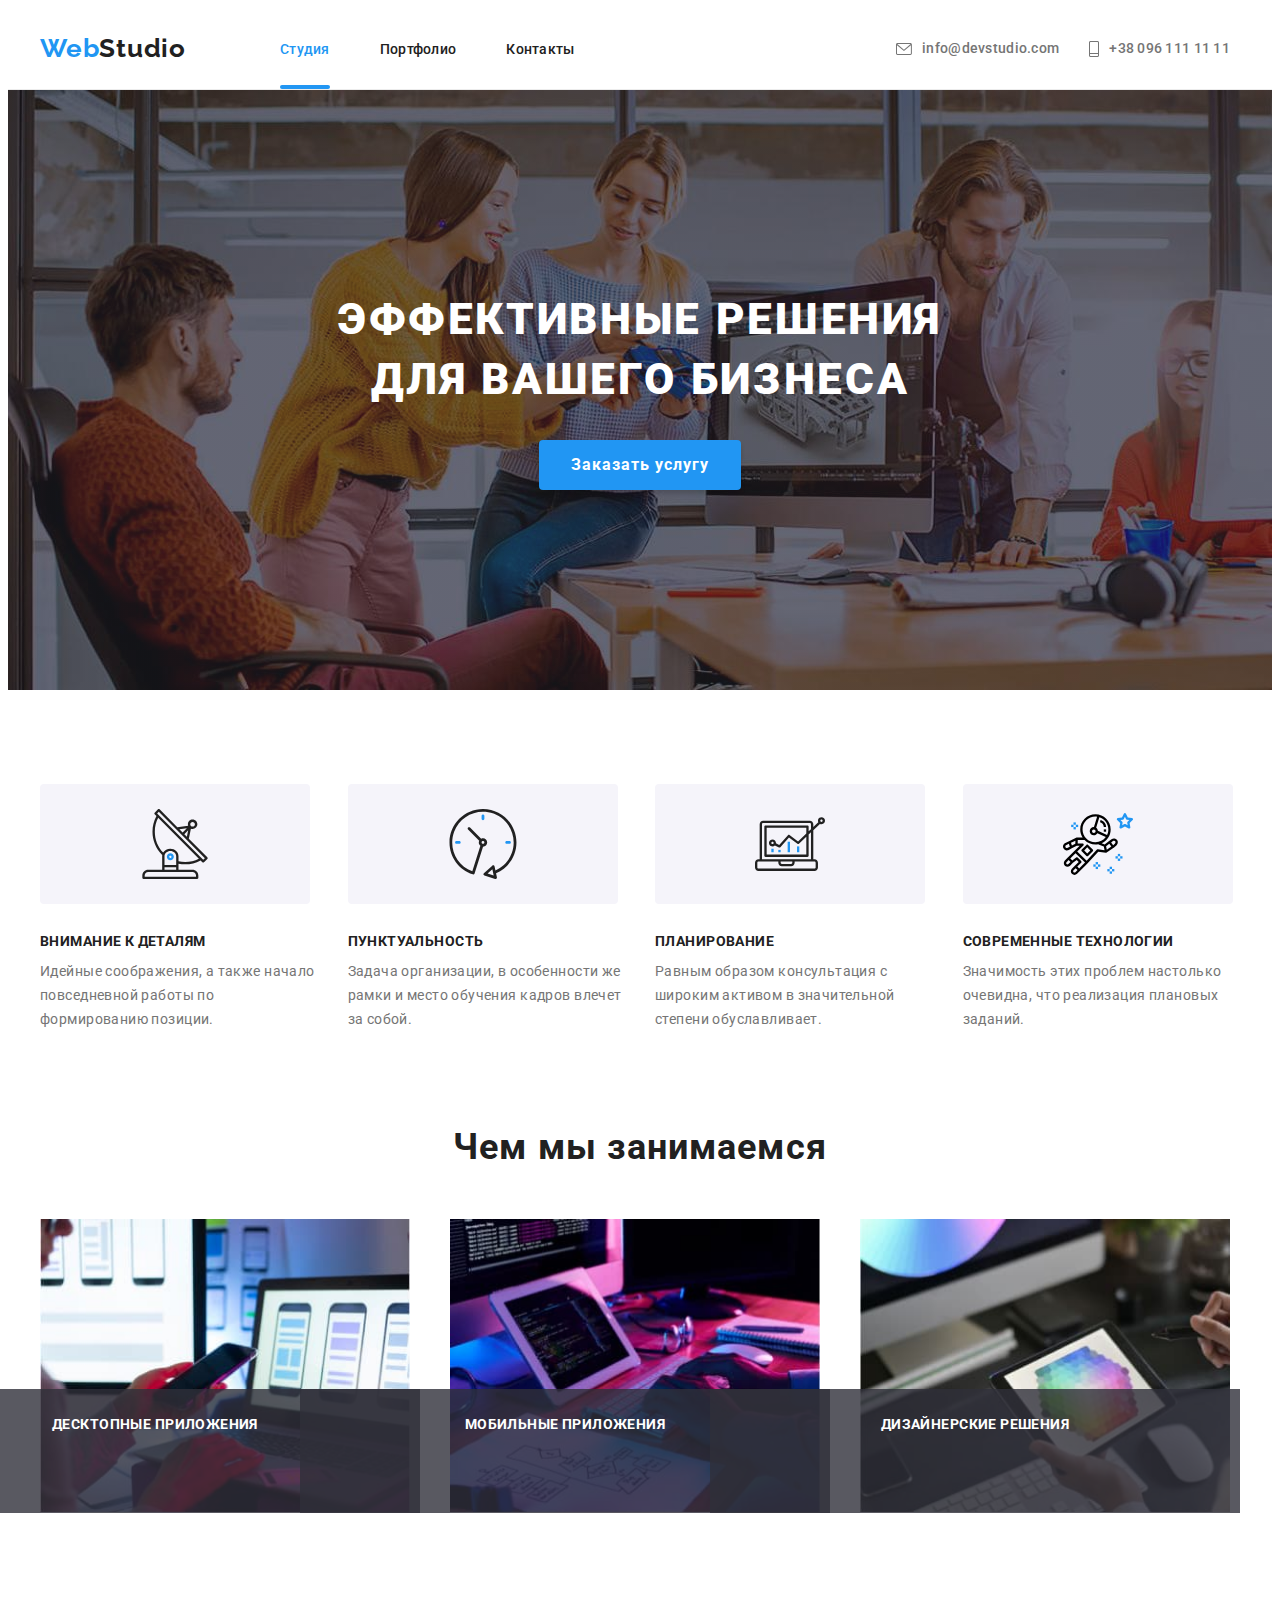
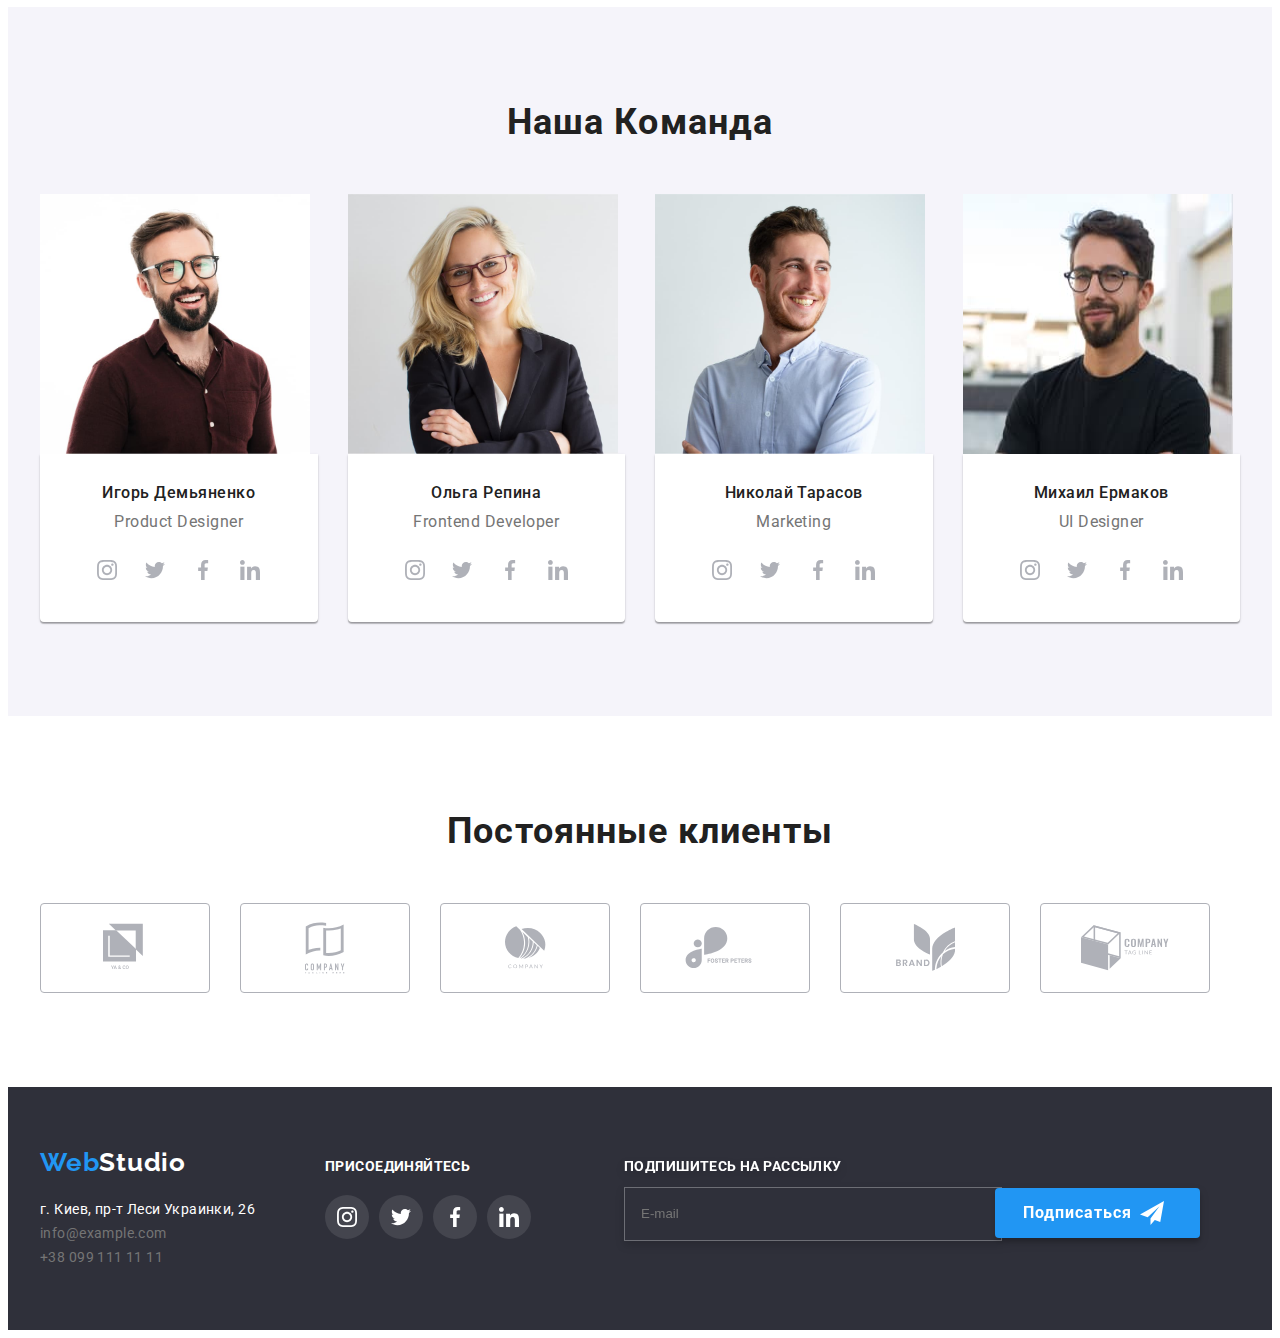
<file: index.html>
<!DOCTYPE html>
<html lang="ru">

<head>
    <link
        href="https://fonts.googleapis.com/css2?family=Raleway:wght@700&family=Roboto:wght@400;500;700;900&display=swap"
        rel="stylesheet">
    <meta charset="UTF-8">
    <link rel="stylesheet" href="https://cdnjs.cloudflare.com/ajax/libs/modern-normalize/1.0.0/modern-normalize.min.css"
        integrity="sha512-ISS7cAi1PEhQ8jnbJpJZMd29NlhNj4AWYyLOSp2CE/CsHxTCu+r+t0D2yoJudVrd0/8fTVPUVDzY5Tvli75u/g=="
        crossorigin="anonymous" />
    <meta http-equiv="X-UA-Compatible" content="IE=edge">
    <meta name="viewport" content="width=device-width, initial-scale=1.0">
    <link rel="stylesheet" href="./css/main.min.css">
    <title>Веб-Студия</title>
</head>

<body>
            <header class="header">
                <div class="container header__container">
                    <nav class="navigation link">
                        <a class="logo link" href="./index.html" lang="en">
                            Web<span class="logo_light-theme ">Studio</span>
                        </a>
                        <ul class="menu link list">
                            <li class="menu__item">
                                <a class="menu__link menu__link_current link" href="./index.html">Студия</a>
                            </li>
                            <li class="menu__item">
                                <a class="menu__link link" href="./portfolio.html">Портфолио</a>
                            </li>
                            <li class="menu__item">
                                <a class="menu__link link" href="">Контакты</a>
                            </li>
                        </ul>
                    </nav>
                    <ul class="contact-list list">
                            <li class="contact-list__item">
                                <a class="contact-list__link link" href="mailto:info@devstudio.com">
                                    <svg class="contact-list__icon" width="16" height="12">
                                        <use href="./images/sprite.svg#icon-envelope"></use>
                                    </svg>info@devstudio.com</a>
                            </li>
                            <li class="contact-list__item">
                                <a class="contact-list__link link " href="tel:+380961111111">
                                    <svg class="contact-list__icon" width="10" height="16">
                                        <use href="./images/sprite.svg#icon-Vector"></use>
                                    </svg>+38 096 111 11 11</a>
                            </li>
                        </ul>
                 </div>
            </header>
    <main>
        <!-- Hero -->
        <section class="hero">
            <div class="container hero__container">
                <h1 class="hero__title">Эффективные решения <br> для вашего бизнеса</h1>
                <button class="modal-btn" type="button" data-modal-open>Заказать услугу</button>
          </div>
       </section>
       <!-- FEATURES -->
        <section class="features">
            <div class="container features__container">
        <ul class="features-list list ">
            <li class="features-list__item">
                <div class="features-list__icon">
                    <svg width="70" height="70">
                        <use href="./images/sprite.svg#icon-antenna-1"></use>
                    </svg>
                </div>                
                <h3 class="features-list__title">Внимание к деталям</h3>
                <p class="features-list__text">Идейные соображения, а также начало повседневной
                    работы по формированию позиции.</p>        
            </li>
            <li class="features-list__item">
                <div class="features-list__icon">
                    <svg width="70" height="70">
                        <use href="./images/sprite.svg#icon-clock-1"></use>
                    </svg>
                </div>               
                <h3 class="features-list__title">Пунктуальность</h3>
                <p class="features-list__text">
                    Задача организации, в особенности же рамки и место обучения кадров влечет за собой.
                </p>        
            </li>
            <li class="features-list__item">
                <div class="features-list__icon">
                    <svg width="70" height="70">
                        <use href="./images/sprite.svg#icon-diagram-1"></use>
                    </svg>
                </div>                
                <h3 class="features-list__title">Планирование</h3>
                <p class="features-list__text">
                    Равным образом консультация с широким активом в значительной степени обуславливает.
                </p>        
            </li>
            <li class="features-list__item">
                <div class="features-list__icon">
                    <svg width="70" height="70">
                        <use href="./images/sprite.svg#icon-astronaut-1"></use>
                    </svg>
                </div>
                <h3 class="features-list__title">Современные технологии</h3>
                <p class="features-list__text">
                    Значимость этих проблем настолько очевидна, что реализация плановых заданий.
                </p>
             </li>
        </ul>
            </div>
        </section>
        <!-- WHAT_ARE_WE_DOING -->
        <section class="section link">
            <div class="container">
                <h2 class="subtitle">Чем мы занимаемся</h2>
                <ul class="services-list list">
                    <li class="services-list__item">
                        <div class="services-list__wrapper">
                        <img src="./images/what_are_we_doing/job1.jpg" alt="пример_работы" width="370" height="294">
                            <p class="services-list__title">Десктопные приложения</p>
                         </div>
                        </li>
                    <li class="services-list__item">
                         <div class="services-list__wrapper">
                            <img src="./images/what_are_we_doing/job2.jpg" alt="пример_работы" width="370" height="294">
                            <p class="services-list__title">Мобильные приложения</p>
                        </div>
                        </li>
                    <li class="services-list__item">
                        <div class="services-list__wrapper">
                            <img src="./images/what_are_we_doing/job3.jpg" alt="пример_работы" width="370" height="294">
                            <p class="services-list__title">Дизайнерские решения</p>
                        </div>
                    </li>
                </ul>
            </div>
        </section>
        <!-- TEAM -->
        <section class="team">
            <div class="container">
          <h2 class="subtitle">Наша Команда</h2>
           <ul class="team-list list">
                    <li class="team-list__item">
                        <img src="./images/team/team1.jpg" alt="Член_команды" width="270" height="260">
                        <div class="team-list__wrapper">
                        <h3 class="team-list__name">
                            Игорь Демьяненко
                        </h3>
                         <p lang="en" class="team-list__profession">Product Designer</p>
                        <ul class="team-list__icon-list list ">
                            <li>
                                <a href="" class="team-list__icon-link link list">
                                    <svg class="team-list__icon" width="20" height="20">
                                        <use href="./images/sprite.svg#icon-instagram"></use>
                                    </svg></a>
                            </li>
                            <li>
                                <a href="" class="team-list__icon-link link list">
                                    <svg class="team-list__icon" width="20" height="20">
                                        <use href="./images/sprite.svg#icon-twitter"></use>
                                    </svg></a>
                            </li>
                            <li>
                                <a href="" class="team-list__icon-link link list">
                                    <svg class="team-list__icon" width="20" height="20">
                                        <use href="./images/sprite.svg#icon-facebook"></use>
                                    </svg></a>
                            </li>
                            <li>
                                <a href="" class="team-list__icon-link link list">
                                    <svg class="team-list__icon" width="20" height="20">
                                        <use href="./images/sprite.svg#icon-linkedin"></use>
                                    </svg></a>
                            </li>
                        </ul>
                        </div>
                    </li>
                    <li class="team-list__item">
                        <img src="images/team/team2.jpg" alt="Член_команды" width="270" height="260">
                        <div class="team-list__wrapper">
                            <h3 class="team-list__name">
                                Ольга Репина
                            </h3>
                            <p lang="en" class="team-list__profession">Frontend Developer</p>
                        <ul class="team-list__icon-list list ">
                            <li>
                                <a href="" class="team-list__icon-link link list">
                                    <svg class="team-list__icon" width="20" height="20">
                                        <use href="./images/sprite.svg#icon-instagram"></use>
                                    </svg></a>
                            </li>
                            <li>
                                <a href="" class="team-list__icon-link link list">
                                    <svg class="team-list__icon" width="20" height="20">
                                        <use href="./images/sprite.svg#icon-twitter"></use>
                                    </svg></a>
                            </li>
                            <li>
                                <a href="" class="team-list__icon-link link list">
                                    <svg class="team-list__icon" width="20" height="20">
                                        <use href="./images/sprite.svg#icon-facebook"></use>
                                    </svg></a>
                            </li>
                            <li>
                                <a href="" class="team-list__icon-link link list">
                                    <svg class="team-list__icon" width="20" height="20">
                                        <use href="./images/sprite.svg#icon-linkedin"></use>
                                    </svg></a>
                            </li>
                        </ul>
                        </div>
                    </li>
                    <li class="team-list__item">
                        <img src="./images/team/team3.jpg" alt="Член_команды" width="270" height="260">
                        <div class="team-list__wrapper">
                            <h3 class="team-list__name">
                                Николай Тарасов
                            </h3>
                            <p lang="en" class="team-list__profession">Marketing</p>
                    <ul class="team-list__icon-list list ">
                        <li>
                            <a href="" class="team-list__icon-link link list">
                                <svg class="team-list__icon" width="20" height="20">
                                    <use href="./images/sprite.svg#icon-instagram"></use>
                                </svg></a>
                        </li>
                        <li>
                            <a href="" class="team-list__icon-link link list">
                                <svg class="team-list__icon" width="20" height="20">
                                    <use href="./images/sprite.svg#icon-twitter"></use>
                                </svg></a>
                        </li>
                        <li>
                            <a href="" class="team-list__icon-link link list">
                                <svg class="team-list__icon" width="20" height="20">
                                    <use href="./images/sprite.svg#icon-facebook"></use>
                                </svg></a>
                        </li>
                        <li>
                            <a href="" class="team-list__icon-link link list">
                                <svg class="team-list__icon" width="20" height="20">
                                    <use href="./images/sprite.svg#icon-linkedin"></use>
                                </svg></a>
                        </li>
                    </ul>
                        </div>
                    </li>
                    <li class="team-list__item">
                        <img src="./images/team/team4.jpg" alt="Член_команды" width="270" height="260">
                        <div class="team-list__wrapper">
                            <h3 class="team-list__name">
                                Михаил Ермаков
                            </h3>
                            <p class="team-list__profession">UI Designer</p>
                        <ul class="team-list__icon-list list ">
                            <li>
                                <a href="" class="team-list__icon-link link list">
                                    <svg class="team-list__icon" width="20" height="20">
                                        <use href="./images/sprite.svg#icon-instagram"></use>
                                    </svg></a>
                            </li>
                            <li>
                                <a href="" class="team-list__icon-link link list">
                                    <svg class="team-list__icon" width="20" height="20">
                                        <use href="./images/sprite.svg#icon-twitter"></use>
                                    </svg></a>
                            </li>
                            <li>
                                <a href="" class="team-list__icon-link link list">
                                    <svg class="team-list__icon" width="20" height="20">
                                        <use href="./images/sprite.svg#icon-facebook"></use>
                                    </svg></a>
                            </li>
                            <li>
                                <a href="" class="team-list__icon-link link list">
                                    <svg class="team-list__icon" width="20" height="20">
                                        <use href="./images/sprite.svg#icon-linkedin"></use>
                                    </svg></a>
                            </li>
                        </ul>
                        </div>
                    </li>
                   </ul>
            </div>           
        </section>
        <!-- clients -->
        <section class="clients">
            <h2 class="subtitle">Постоянные клиенты</h2>
            <div class="container">
                <ul class="clients-list">
                    <li class="clients-list__item">
                        <a href="" class="clients-list__link list link">
                            <svg class="clients-list__icon" width="44" height="50">
                                <use
                                href="./images/sprite.svg#icon-logo-1">
                                </use>
                            </svg>
                        </a>
                    </li>
                    <li class="clients-list__item">
                        <a href="" class="clients-list__link link">
                            <svg class="clients-list__icon" width="40" height="52">
                                <use
                                href="./images/sprite.svg#icon-logo-2">
                                </use>
                            </svg>
                        </a>
                    </li>
                    <li class="clients-list__item">
                        <a href="" class="clients-list__link link">
                            <svg class="clients-list__icon" width="41" height="43">
                                <use
                                href="./images/sprite.svg#icon-logo-3">
                                </use>
                            </svg>
                        </a>
                    </li>
                    <li class="clients-list__item">
                        <a href="" class="clients-list__link link">
                            <svg class="clients-list__icon" width="80" height="42">
                                <use
                                href="./images/sprite.svg#icon-logo-4">
                                </use>
                            </svg>
                        </a>
                    </li>
                    <li class="clients-list__item">
                        <a href="" class="clients-list__link link">
                            <svg class="clients-list__icon" width="59" height="47">
                                <use href="./images/sprite.svg#icon-logo-5">
                                </use>
                            </svg>
                        </a>
                    </li>
                    <li class="clients-list__item">
                        <a href="" class="clients-list__link link">
                            <svg class="clients-list__icon" width="88" height="46">
                                <use href="./images/sprite.svg#icon-Object">
                                </use>
                            </svg>
                        </a>
                    </li>
                </ul>
             </div>
        </section>
    </main>
        <footer class="footer">
            <div class="container footer__container">
                <div class="footer-wrapper">
                    <a class="logo  link" href="./index.html" lang="en">Web<span class="logo_dark-theme">Studio</span> </a>
                    <address class="address">
                        <ul class="footer-list list">
                            <li class="footer-list__item">
                                <a class="footer-list__location link" href="https://goo.gl/maps/CNWoaTKzeVFjFcxj6" target="_blank"
                                    rel="noopener noreferrer">г. Киев, пр-т Леси Украинки, 26</a>
                            </li>
                            <li class="footer-list__item">
                                <a class="footer-list__contacts link" href="mailto:info@example.com">info@example.com</a>
                            </li>
                            <li class="footer-list__item">
                                <a class="footer-list__contacts link" href="tel:+380991111111">+38 099 111 11 11</a>
                            </li>
                        </ul>
                    </address>
                </div>
                <div class="footer-social-wrapper">
                    <p class="footer-social-wrapper__title">Присоединяйтесь</p>
                    <ul class="footer-social-list list">
                        <li class="footer-social-list__item">
                            <a href="" class="footer-social-list__link">
                                <svg width="20" height="20">
                                    <use href="./images/sprite.svg#icon-instagram"></use>
                                </svg>
                            </a>
                        </li>
                        <li class="footer-social-list__item">
                            <a href="" class="footer-social-list__link">
                                <svg width="20" height="20">
                                    <use href="./images/sprite.svg#icon-twitter"></use>
                                </svg>
                            </a>
                        </li>
                        <li class="footer-social-list__item">
                            <a href="" class="footer-social-list__link">
                                <svg width="20" height="20">
                                    <use href="./images/sprite.svg#icon-facebook"></use>
                                </svg>
                            </a>
                        </li>
                        <li class="footer-social-list__item">
                            <a href="" class="footer-social-list__link">
                                <svg width="20" height="20">
                                    <use href="./images/sprite.svg#icon-linkedin"></use>
                                </svg>
                            </a>
                        </li>
                    </ul>
                </div>
                <div class="footer-form">
                    <form action="#" class="footer-form__wrapper">
                        <label class="footer-form__field" >
                            <b class="footer-form__title">Подпишитесь на рассылку</b>
                                <input type="email" name="footer-mail" class="footer-form__input" required placeholder="E-mail">
                        </label>
                        <button class="footer-form__btn" type="submit">Подписаться
                            <svg class="footer-form__icon" width="24" height="24">
                                <use href="./images/sprite.svg#icon-send"></use>
                            </svg>
                        </button>
                    </form>
                   </div>
            </div>
        </footer>
        <div class="backdrop is-hidden" data-modal>
            <div class="modal">
                <b class="modal__title">Оставьте свои данные, мы вам перезвоним</b>
                <button type="button" class="modal__close-btn" data-modal-close>
                    <svg class="modal__close-icon" width="18" height="18">
                        <use href="./images/sprite.svg#icon-close"></use>
                    </svg>
                </button>
                <form action="#" class="modal-form">
                        <label class="modal-form__field">
                            Имя
                            <span class="modal-form__wrapper">
                            <input type="text" name="user-name" class="modal-form__input" required minlength="2">
                            <svg class="modal-form__icon" width="18" height="18">
                                <use href="./images/sprite.svg#icon-person"></use>
                            </svg>
                            </span>
                        </label>
                       <label class="modal-form__field">
                        Телефон
                        <span class="modal-form__wrapper">
                            <input type="tel" name="user-phone" class="modal-form__input" required pattern="[0-9]{3}-[0-9]{3}-[0-9]{2}-[0-9]{2}"
                                title="096-111-11-11">
                            <svg class="modal-form__icon" width="18" height="18">
                                <use href="./images/sprite.svg#icon-phone"></use>
                            </svg>
                        </span>
                    </label>
                       <label class="modal-form__field">
                        Почта
                        <span class="modal-form__wrapper">
                        <input type="email" name="user-mail" class="modal-form__input" required>
                        <svg class="modal-form__icon" width="18" height="18">
                            <use href="./images/sprite.svg#icon-email"></use>
                        </svg>
                        </span>
                    </label>
                <label class="modal-form__field">
                    Сообщение
                    <textarea name="user-message" class="modal-form__message" placeholder="Введите текст"></textarea>
                </label>
                <input type="checkbox" id="user-term" name="user-term" class="modal-form__term  visually-hidden" required>
                <label for="user-term" class="modal-form__check-desk" >Соглашаюсь с рассылкой и принимаю&nbsp;
                    <a class="modal-form__check-desk-wrapper" href="">Условия договора</a></label>
                <button type="submit" class="modal-form__btn">Отправить</button>
                </form>
            </div>
        </div>
        <script src="./js/modal.js"></script>
</body>

</html>
</file>
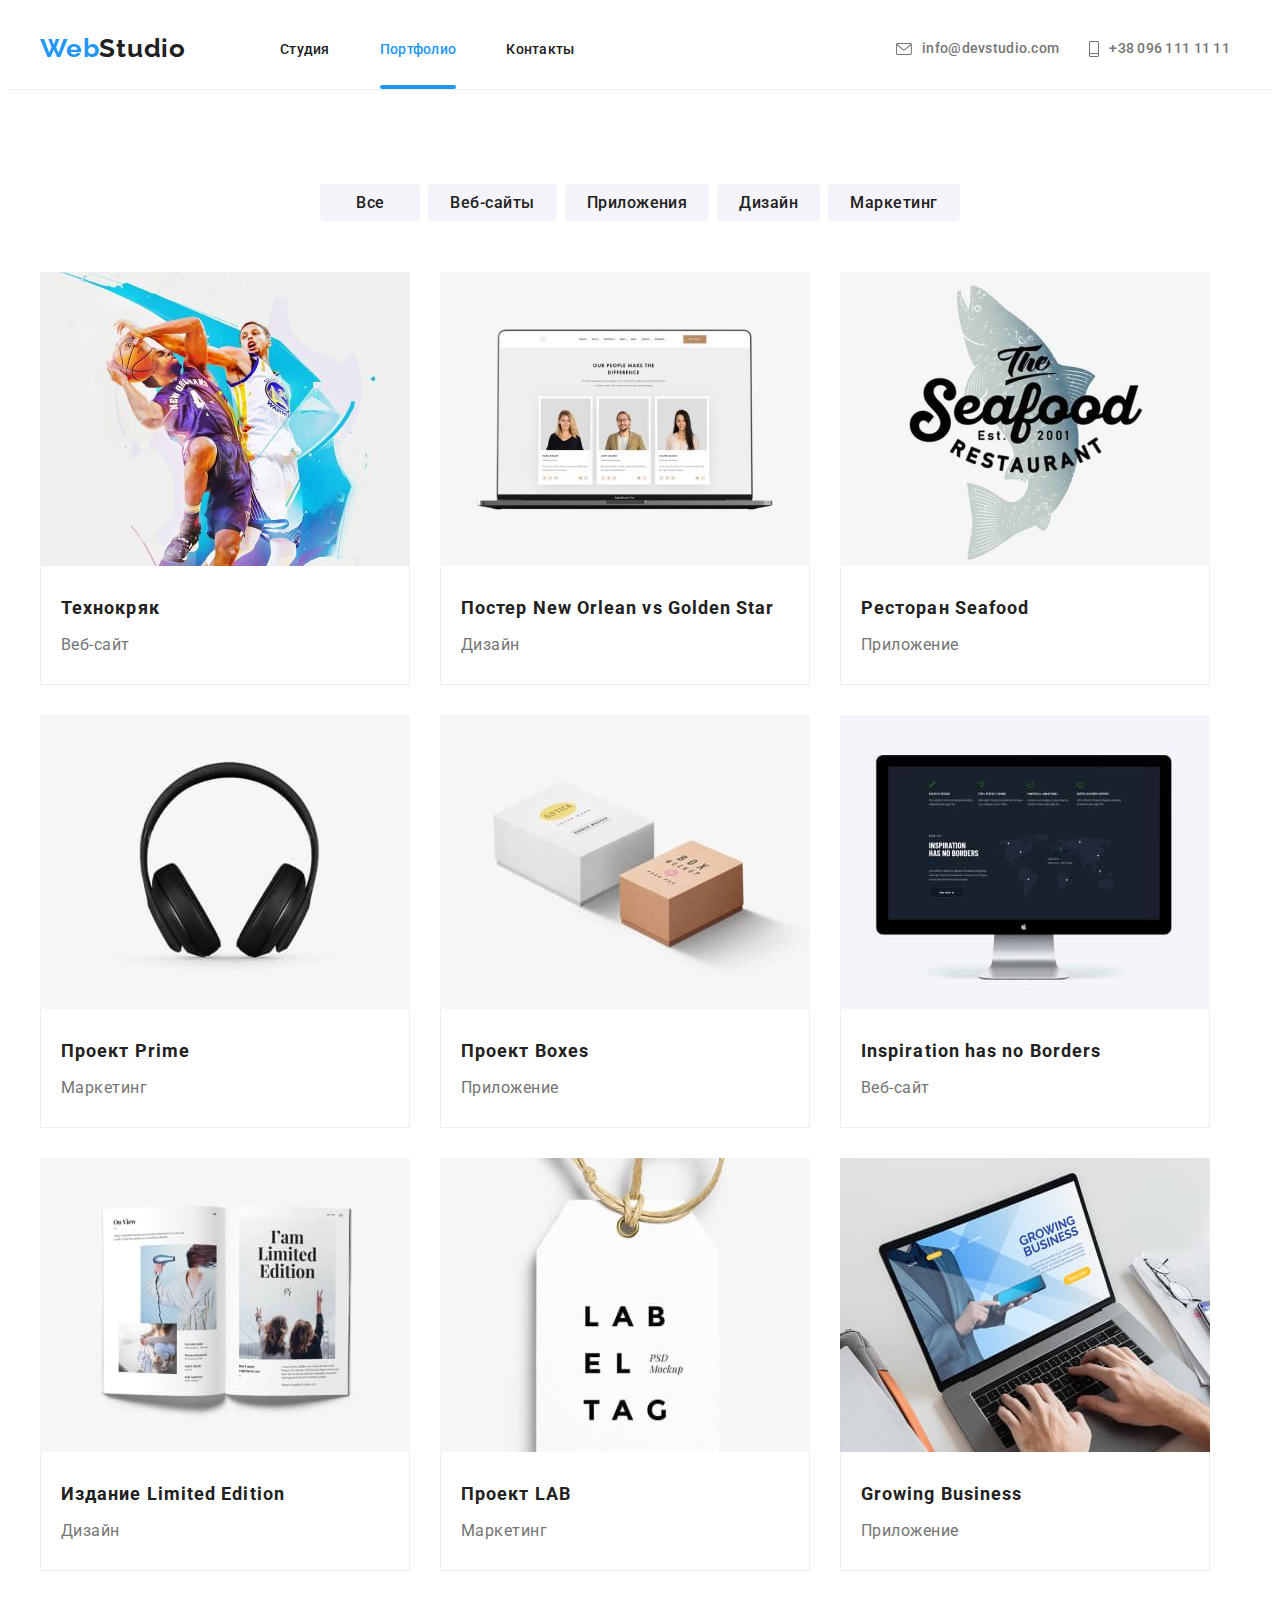
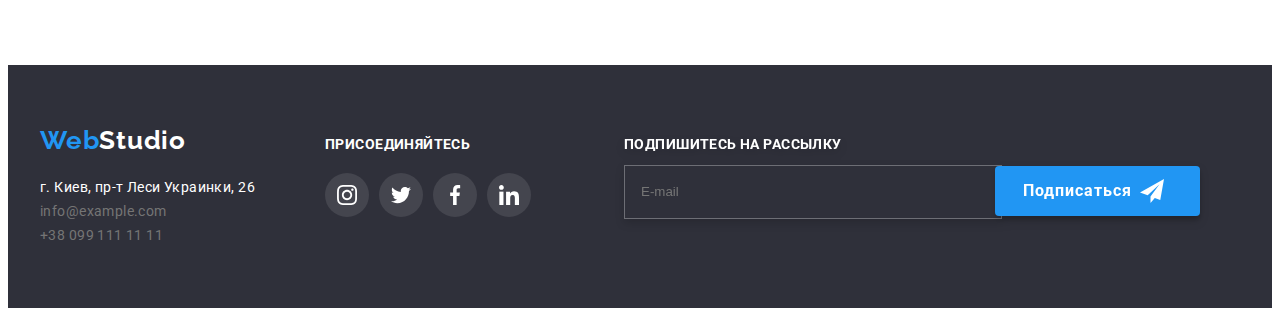
<file: portfolio.html>
<!DOCTYPE html>
<html lang="en">
<head>
    <link rel="stylesheet" href="https://cdnjs.cloudflare.com/ajax/libs/modern-normalize/1.0.0/modern-normalize.min.css"
        integrity="sha512-ISS7cAi1PEhQ8jnbJpJZMd29NlhNj4AWYyLOSp2CE/CsHxTCu+r+t0D2yoJudVrd0/8fTVPUVDzY5Tvli75u/g=="
        crossorigin="anonymous" />
        <link rel="preconnect" href="https://fonts.gstatic.com">
    <link href="https://fonts.googleapis.com/css2?family=Raleway:wght@700&family=Roboto:wght@400;500;700;900&display=swap"
        rel="stylesheet">
       <link rel="stylesheet" href="./css/main.min.css">
    
    <meta charset="UTF-8">
    <meta http-equiv="X-UA-Compatible" content="IE=edge">
    <meta name="viewport" content="width=device-width, initial-scale=1.0">
    <title>Portfolio</title>
       </head>
        <body>
            <header class="header">
                <div class="container header__container">
                    <nav class="navigation link">
                        <a class="logo link" href="./index.html" lang="en">
                            Web<span class="logo_light-theme ">Studio</span>
                        </a>
                        <ul class="menu link list">
                            <li class="menu__item">
                                <a class="menu__link" href="./index.html">Студия</a>
                            </li>
                            <li class="menu__item">
                                <a class="menu__link menu__link_current link" href="./portfolio.html">Портфолио</a>
                            </li>
                            <li class="menu__item">
                                <a class="menu__link link" href="">Контакты</a>
                            </li>
                        </ul>
                    </nav>
                    <ul class="contact-list list">
                            <li class="contact-list__item">
                                <a class="contact-list__link link" href="mailto:info@devstudio.com">
                                    <svg class="contact-list__icon" width="16" height="12">
                                        <use href="./images/sprite.svg#icon-envelope"></use>
                                    </svg>info@devstudio.com</a>
                            </li>
                            <li class="contact-list__item">
                                <a class="contact-list__link link " href="tel:+380961111111">
                                    <svg class="contact-list__icon" width="10" height="16">
                                        <use href="./images/sprite.svg#icon-Vector"></use>
                                    </svg>+38 096 111 11 11</a>
                            </li>
                        </ul>
                 </div>
            </header>
            <main>
                <section class="section">
                   <div class="container">
                <ul class="button-list list">
                    <li class="button-list__item">
                        <button class="button-list__btn" type="button">Все</button>
                    </li>
                    <li class="button-list__item">
                        <button class="button-list__btn" type="button">Веб-сайты</button>
                    </li>
                    <li class="button-list__item">
                        <button class="button-list__btn" type="button">Приложения</button>
                    </li>
                    <li class="button-list__item">
                        <button class="button-list__btn" type="button">Дизайн</button>
                    </li>
                    <li class="button-list__item">
                        <button class="button-list__btn" type="button">Маркетинг</button>
                    </li>
                </ul>
                <ul class="project-list list">
                    <li class="project-list__item">
                      <div class="project-list__item-wrapper">
                        <a href="#" class="project-list__item-link">
                            <img src="./images/port_filtr/filtr1.jpg" alt="Презентация" width="370" height="294">
                            <p class="project-list__item-overlay">Технокряк это современная площадка распространения коронавируса. Компании используют эту
                                платформу для цифрового
                                шпионажа и атак на защищённые сервера конкурентов.</p>
                                </a>
                      </div>
                     <div class="project-list__title-wrapper">
                            <h2 class="project-list__title">Технокряк</h2>
                            <p class="project-list__description">Веб-сайт</p>
                        </div></li>
                    <li class="project-list__item">
                            <div class="project-list__item-wrapper">
                                <a href="#" class="project-list__item-link">
                                    <img src="./images/port_filtr/filtr2.jpg" alt="Презентация" width="370" height="294">
                                    <p class="project-list__item-overlay">Технокряк это современная площадка распространения коронавируса. Компании используют эту
                                        платформу для цифрового
                                        шпионажа и атак на защищённые сервера конкурентов.</p>
                                        </a>
                        </div>
                            <div class="project-list__title-wrapper">
                                <h2 class="project-list__title">Постер New Orlean vs Golden Star</h2>
                                <p class="project-list__description">Дизайн</p>
                            </div>
                        
                    </li>
                    <li class="project-list__item">
                       <div class="project-list__item-wrapper">
                            <a href="#" class="project-list__item-link">
                                <img src="./images/port_filtr/filtr3.jpg" alt="Презентация" width="370" height="294">
                                <p class="project-list__item-overlay">Технокряк это современная площадка распространения коронавируса. Компании используют эту
                                    платформу для цифрового
                                    шпионажа и атак на защищённые сервера конкурентов.</p>
                                    </a>
                       </div>
                            <div class="project-list__title-wrapper">
                                <h2 class="project-list__title">Ресторан Seafood</h2>
                                <p class="project-list__description">Приложение</p>
                            </div>
                        </li>
                    <li class="project-list__item">
                        <div class="project-list__item-wrapper">
                            <a href="#" class="project-list__item-link">
                                <img src="./images/port_filtr/filtr4.jpg" alt="Презентация" width="370" height="294">
                                <p class="project-list__item-overlay">Технокряк это современная площадка распространения коронавируса. Компании используют эту
                                    платформу для цифрового
                                    шпионажа и атак на защищённые сервера конкурентов.</p>
                                    </a>
                        </div>
                            <div class="project-list__title-wrapper">
                                <h2 class="project-list__title">Проект Prime</h2>
                                <p class="project-list__description">Маркетинг</p>
                            </div>
                        </li>
                    <li class="project-list__item">
                        <div class="project-list__item-wrapper">
                            <a href="#" class="project-list__item-link">
                                <img src="./images/port_filtr/filtr5.jpg" alt="Презентация" width="370" height="294">
                                <p class="project-list__item-overlay">Технокряк это современная площадка распространения коронавируса. Компании используют эту
                                    платформу для цифрового
                                    шпионажа и атак на защищённые сервера конкурентов.</p>
                                    </a>
                        </div>
                            <div class="project-list__title-wrapper">
                                <h2 class="project-list__title">Проект Boxes</h2>
                                <p class="project-list__description">Приложение</p>
                            </div>
                        </li>
                    <li class="project-list__item">
                        <div class="project-list__item-wrapper">
                            <a href="#" class="project-list__item-link">
                                <img src="./images/port_filtr/filtr6.jpg" alt="Презентация" width="370" height="294">
                                <p class="project-list__item-overlay">Технокряк это современная площадка распространения коронавируса. Компании используют эту
                                    платформу для цифрового
                                    шпионажа и атак на защищённые сервера конкурентов.</p>
                                    </a>
                        </div>
                            <div class="project-list__title-wrapper">
                                <h2 class="project-list__title">Inspiration has no Borders</h2>
                                <p class="project-list__description">Веб-сайт</p>
                            </div>
                        </li>
                    <li class="project-list__item">
                        <div class="project-list__item-wrapper">
                            <a href="#" class="project-list__item-link">
                                <img src="./images/port_filtr/filtr7.jpg" alt="Презентация" width="370" height="294">
                                <p class="project-list__item-overlay">Технокряк это современная площадка распространения коронавируса. Компании используют эту
                                    платформу для цифрового
                                    шпионажа и атак на защищённые сервера конкурентов.</p>
                                    </a>
                        </div>
                            <div class="project-list__title-wrapper">
                                <h2 class="project-list__title">Издание Limited Edition</h2>
                                <p class="project-list__description">Дизайн</p>
                            </div>
                        </li>
                    <li class="project-list__item">
                        <div class="project-list__item-wrapper">
                            <a href="#" class="project-list__item-link"> 
                                <img src="./images/port_filtr/filtr8.jpg" alt="Презентация" width="370"
                                    height="294">
                                <p class="project-list__item-overlay">Технокряк это современная площадка распространения коронавируса. Компании используют эту
                                    платформу для цифрового
                                    шпионажа и атак на защищённые сервера конкурентов.</p>
                                    </a>
                        </div>
                            <div class="project-list__title-wrapper">
                                <h2 class="project-list__title">Проект LAB</h2>
                                <p class="project-list__description">Маркетинг</p>
                            </div>                      
                    </li>
                    <li class="project-list__item">
                        <div class="project-list__item-wrapper">
                            <a href="#" class="project-list__item-link">
                                <img src="./images/port_filtr/filtr9.jpg" alt="Презентация" width="370" height="294">
                                <p class="project-list__item-overlay">Технокряк это современная площадка распространения коронавируса. Компании используют эту
                                    платформу для цифрового
                                    шпионажа и атак на защищённые сервера конкурентов.</p>
                                   </a>
                                </div>                            
                            <div class="project-list__title-wrapper">
                                <h2 class="project-list__title">Growing Business</h2>
                                <p class="project-list__description">Приложение</p>
                            </div>
                        </li>
                </ul>
    </div>
             </section>
            </main>
            <footer class="footer">
                <div class="container footer__container">
                    <div class="footer-wrapper">
                        <a class="logo  link" href="./index.html" lang="en">Web<span class="logo_dark-theme">Studio</span> </a>
                        <address class="address">
                            <ul class="footer-list list">
                                <li class="footer-list__item">
                                    <a class="footer-list__location link" href="https://goo.gl/maps/CNWoaTKzeVFjFcxj6" target="_blank"
                                        rel="noopener noreferrer">г. Киев, пр-т Леси Украинки, 26</a>
                                </li>
                                <li class="footer-list__item">
                                    <a class="footer-list__contacts link" href="mailto:info@example.com">info@example.com</a>
                                </li>
                                <li class="footer-list__item">
                                    <a class="footer-list__contacts link" href="tel:+380991111111">+38 099 111 11 11</a>
                                </li>
                            </ul>
                        </address>
                    </div>
                    <div class="footer-social-wrapper">
                        <p class="footer-social-wrapper__title">Присоединяйтесь</p>
                        <ul class="footer-social-list list">
                            <li class="footer-social-list__item">
                                <a href="" class="footer-social-list__link">
                                    <svg width="20" height="20">
                                        <use href="./images/sprite.svg#icon-instagram"></use>
                                    </svg>
                                </a>
                            </li>
                            <li class="footer-social-list__item">
                                <a href="" class="footer-social-list__link">
                                    <svg width="20" height="20">
                                        <use href="./images/sprite.svg#icon-twitter"></use>
                                    </svg>
                                </a>
                            </li>
                            <li class="footer-social-list__item">
                                <a href="" class="footer-social-list__link">
                                    <svg width="20" height="20">
                                        <use href="./images/sprite.svg#icon-facebook"></use>
                                    </svg>
                                </a>
                            </li>
                            <li class="footer-social-list__item">
                                <a href="" class="footer-social-list__link">
                                    <svg width="20" height="20">
                                        <use href="./images/sprite.svg#icon-linkedin"></use>
                                    </svg>
                                </a>
                            </li>
                        </ul>
                    </div>
                    <div class="footer-form">
                        <form action="#" class="footer-form__wrapper">
                            <label class="footer-form__field" >
                                <b class="footer-form__title">Подпишитесь на рассылку</b>
                                    <input type="email" name="footer-mail" class="footer-form__input" required placeholder="E-mail">
                            </label>
                            <button class="footer-form__btn" type="submit">Подписаться
                                <svg class="footer-form__icon" width="24" height="24">
                                    <use href="./images/sprite.svg#icon-send"></use>
                                </svg>
                            </button>
                        </form>
                       </div>
                </div>
            </footer>
</body>
</html>
</file>
<file: css/main.min.css>
:root{--main-font: "Roboto", sans-serif;--secondary-font: "Raleway", sans-serif;--accent-color: #2196f3;--text-decoration-color: #757575;--title-color: #212121;--secondary-color: #ffffff;--footer-color: #2f303a;--footer-link-color: rgba(255, 255, 255, 0.6);--background-color: #2f303a;--background-second-color: #f5f4fa;--section-pt: 94px;--section-pb: 94px;--icon-color: #afb1b8}.visually-hidden{position:absolute !important;clip:rect(1px 1px 1px 1px);clip:rect(1px, 1px, 1px, 1px);padding:0 !important;border:0 !important;height:1px !important;width:1px !important;overflow:hidden}body{font-family:var(--main-font);color:var(--title-color)}ul{list-style-type:none}a{text-decoration:none}h1,h2,h3,h4,h5,h6,p{margin:0}ul,ol{margin:0;padding:0}img{display:block}.link{content:var(--accent-color);text-decoration:none}.list{list-style:none;color:var(--text-decoration-color)}.adress{font-style:normal}.container{width:1200px;margin:0 auto;padding-left:15px;padding-right:15px}.section{padding-top:94px;padding-bottom:94px}.logo{font-family:var(--secondary-font);font-weight:700;font-size:26px;line-height:1.2;letter-spacing:0.03em;color:var(--accent-color)}.subtitle{font-weight:700;font-size:36px;line-height:1.2;text-align:center;letter-spacing:0.03em;margin-bottom:50px}.modal-btn{font-family:inherit;font-weight:700;font-size:16px;line-height:1.9;letter-spacing:0.06em;color:var(--secondary-color);cursor:pointer;background:var(--accent-color);box-shadow:0px 4px 4px rgba(0,0,0,0.15);border-radius:4px;padding:10px 32px;min-width:200px;margin-top:30px;border-style:none}.backdrop{position:fixed;top:0;left:0;width:100vw;height:100vh;background-color:rgba(0,0,0,0.2);transition:opacity 250ms cubic-bezier(0.4, 0, 0.2, 1),visibility 250ms cubic-bezier(0.4, 0, 0.2, 1),pointer-events 250ms cubic-bezier(0.4, 0, 0.2, 1)}.modal{position:absolute;top:50%;left:50%;transform:translate(-50%, -50%);width:528px;height:580px;background-color:#ffffff;padding:40px}.modal__title{display:flex;margin-bottom:12px;font-family:var(--main-font);font-weight:700;font-size:20px;line-height:1.15;text-align:center;letter-spacing:0.03em;color:#212121}.modal__close-btn{position:absolute;padding:6px;top:8px;right:8px;width:30px;height:30px;background-color:transparent;border:1px solid rgba(0,0,0,0.1);border-radius:50%;cursor:pointer;transition:fill 250ms cubic-bezier(0.4, 0, 0.2, 1)}.modal__close-btn:hover,.modal__close-btn:focus{fill:var(--accent-color)}.is-hidden{opacity:0;visibility:hidden;pointer-events:none}.modal-form{display:flex;flex-direction:column}.modal-form__input{width:100%;height:40px;border:1px solid rgba(33,33,33,0.2);border-radius:4px;padding-left:42px;transition:border-color 250ms cubic-bezier(0.4, 0, 0.2, 1)}.modal-form__input:focus{outline:none;border-color:var(--accent-color)}.modal-form__field{font-family:var(--main-font);font-weight:400;font-size:12px;line-height:1.17;letter-spacing:0.01em;color:#757575;padding-bottom:4px}.modal-form__field:not(:first-child){padding-top:10px}.modal-form__wrapper{display:block;position:relative;margin-top:4px}.modal-form__icon{position:absolute;left:12px;top:50%;transform:translateY(-50%);display:block;transition:fill 250ms cubic-bezier(0.4, 0, 0.2, 1)}.modal-form__input:focus+.modal-form__icon{fill:var(--accent-color)}.modal-form__message{width:100%;height:120px;border:1px solid rgba(33,33,33,0.2);border-radius:4px;padding:12px 16px;resize:none;margin-top:4px;transition:border-color 250ms cubic-bezier(0.4, 0, 0.2, 1)}.modal-form__message::placeholder{color:rgba(117,117,117,0.5)}.modal-form__message:focus{outline:none;border-color:var(--accent-color)}.modal-form__check-desk{font-size:14px;display:flex;margin-top:20px;align-items:center;font-family:var(--main-font);font-weight:400;line-height:1.71;letter-spacing:0.03em;color:#757575}.modal-form__check-desk::before{display:block;margin-right:8px;content:"";width:16px;height:16px;border:1px solid #000000;cursor:pointer}.modal-form__term:checked+.modal-form__check-desk::before{background-color:var(--accent-color);background-image:url(../images/done.svg);background-position:center}.modal-form__term:focus+.modal-form__check-desk::before{box-shadow:0 0 0 1px var(--accent-color)}.modal-form__check-desk-wrapper{font-family:var(--main-font);font-weight:500;font-size:12px;line-height:1.17;letter-spacing:0.03em;text-decoration-line:underline;color:#2196f3}.modal-form__btn{font-family:inherit;font-weight:700;font-size:16px;align-self:center;line-height:1.9;letter-spacing:0.06em;color:var(--secondary-color);cursor:pointer;background:var(--accent-color);box-shadow:0px 4px 4px rgba(0,0,0,0.15);border-radius:4px;padding:10px 32px;min-width:200px;margin-top:30px;border-style:none}.header{display:flex;align-items:center;padding-top:25px;padding-bottom:25px;border-bottom:1px solid #ececec}.header__container{display:flex;align-items:center}.navigation{display:flex;align-items:center}.logo_light-theme{color:var(--title-color)}.menu{display:flex;align-items:center;margin-left:94px}.menu__item:not(:last-child){margin-right:50px}.menu__link{font-family:var(--main-font);font-weight:500;font-size:14px;line-height:1.14;letter-spacing:0.02em;color:var(--title-color);padding-top:32px;padding-bottom:32px;transition:color 250ms cubic-bezier(0.4, 0, 0.2, 1)}.menu__link:hover,.menu__link:focus{color:var(--accent-color)}.menu__link_current{position:relative;color:var(--accent-color)}.menu__link_current::after{position:absolute;bottom:0;left:0;content:"";display:inline;width:100%;height:4px;border-radius:2px;background:var(--accent-color)}.contact-list{display:flex;align-items:center;margin-right:10px;transition:fill 250ms cubic-bezier(0.4, 0, 0.2, 1);margin-left:auto}.contact-list:hover,.contact-list:focus{color:var(--accent-color)}.contact-list__item:not(:last-child){margin-right:30px}.contact-list__link{display:flex;align-items:center;font-family:var(--main-font);font-weight:500;font-size:14px;line-height:1.14;letter-spacing:0.02em;color:var(--text-decoration-color);transition:color 250ms cubic-bezier(0.4, 0, 0.2, 1)}.contact-list__link:hover,.contact-list__link:focus{color:var(--accent-color)}.contact-list__icon{fill:#757575;margin-right:10px}.contact-list__link:hover .contact-list__icon,.contact-list__link:focus .contact-list__icon{fill:var(--accent-color)}.hero{padding-top:200px;padding-bottom:200px;background-color:var(--background-color);background-image:linear-gradient(rgba(47,48,58,0.4), rgba(47,48,58,0.4)),url(../images/hero/hero.jpg);background-size:cover;background-repeat:no-repeat;max-width:1600px;margin:0 auto}.hero__title{font-family:var(--main-font);font-weight:900;font-size:44px;line-height:1.36;letter-spacing:0.06em;text-transform:uppercase;color:var(--secondary-color)}.hero__container{text-align:center}.features__container{width:1200px;padding-top:94px}.features-list{display:flex;align-items:center;margin-left:-30px;margin-top:-30px}.features-list__item{flex-basis:calc(100% / 4 - 30px);margin-left:30px;margin-top:30px}.features-list__icon{display:flex;justify-content:center;align-items:center;margin-bottom:30px;background-color:#f5f4fa;border-radius:4px;width:270px;height:120px}.features-list__title{font-weight:700;font-size:14px;line-height:1.14;letter-spacing:0.03em;text-transform:uppercase;color:var(--title-color);margin-bottom:10px}.features-list__text{font-size:14px;line-height:1.7;letter-spacing:0.03em;color:var(--text-decoration-color)}.services-list{display:flex;text-align:center;margin-left:-30px;margin-top:-30px}.services-list__item{flex-basis:calc(100% / 3 - 30px);margin-left:30px;margin-top:30px}.services-list__wrapper{position:relative}.services-list__title{position:absolute;bottom:0;right:0;text-transform:uppercase;font-family:var(--main-font);font-weight:700;font-size:14px;line-height:16px;letter-spacing:0.03em;color:#ffffff;padding:27px 80px;background:rgba(47,48,58,0.8);width:370px;height:70px}.team{align-items:center;padding-top:var(--section-pt);padding-bottom:var(--section-pb);background-color:var(--background-second-color)}.team-list{display:flex;text-align:center;margin-left:-30px;margin-top:-30px}.team-list__item{flex-basis:calc(100% / 4 - 30px);margin-left:30px;margin-top:30px}.team-list__icon-list{display:flex;align-items:center;justify-content:space-between;margin-top:16px}.team-list__icon{transition:fill 250ms cubic-bezier(0.4, 0, 0.2, 1)}.team-list__icon-link:hover .team-list__icon,.team-list__icon-link:focus .team-list__icon{fill:var(--secondary-color)}.team-list__icon-link{display:flex;justify-content:center;align-items:center;width:44px;height:44px;border-radius:50%;fill:var(--icon-color);transition:background-color 250ms cubic-bezier(0.4, 0, 0.2, 1)}.team-list__icon-link:hover,.team-list__icon-link:focus{background-color:var(--accent-color)}.team-list__wrapper{padding:30px 45px;background:var(--secondary-color);box-shadow:0px 1px 3px rgba(0,0,0,0.12),0px 1px 1px rgba(0,0,0,0.14),0px 2px 1px rgba(0,0,0,0.2);border-radius:0px 0px 4px 4px}.team-list__name{font-weight:500;font-size:16px;line-height:1.18;letter-spacing:0.03em;margin-bottom:10px;color:var(--title-color)}.team-list__profession{font-size:16px;line-height:1.18;letter-spacing:0.03em;color:var(--text-decoration-color)}.clients{padding-top:var(--section-pt);padding-bottom:var(--section-pt)}.clients-list{display:flex;align-items:center;margin-top:50px}.clients-list__item:not(:first-child){margin-left:30px}.clients-list__link{display:flex;align-items:center;justify-content:center;fill:var(--icon-color);border:1px solid #afb1b8;box-sizing:border-box;border-radius:4px;width:170px;height:90px;transition:border 250ms cubic-bezier(0.4, 0, 0.2, 1)}.clients-list__link:hover,.clients-list__link:focus{border:1px solid #2196f3}.clients-list__icon{transition:fill 250ms cubic-bezier(0.4, 0, 0.2, 1)}.clients-list__link:hover .clients-list__icon,.clients-list__link:focus .clients-list__icon{fill:var(--accent-color)}.footer{display:flex;align-items:center;justify-content:center;background-color:var(--footer-color);padding-top:60px;padding-bottom:60px}.footer__container{display:flex;align-items:baseline}.adress{display:flex;flex-direction:column;margin-top:20px}.footer-wrapper{margin-right:70px}.logo_dark-theme{color:var(--secondary-color)}.address{font-style:normal;margin-top:20px}.footer-list{display:flex;flex-direction:column;justify-content:flex-start;align-items:flex-start}.footer-list:not(:last-child){margin-bottom:9px}.footer-list__location{font-weight:400;font-size:14px;line-height:1.71;letter-spacing:0.03em;color:var(--secondary-color)}.footer-list__contacts{font-weight:400;font-size:14px;line-height:1.71;letter-spacing:0.03em;color:var(--footer-mail-tel)}.footer-social-wrapper{position:relative;width:206px;height:80px;margin:0;padding:0;box-sizing:content-box}.footer-social-wrapper__title{font-family:var(--main-font);font-weight:700;font-size:14px;line-height:1.14;letter-spacing:0.03em;text-transform:uppercase;color:var(--secondary-color);margin-bottom:20px}.footer-social-list{display:flex;align-items:center;justify-content:center}.footer-social-list__item:not(:last-child){margin-right:10px}.footer-social-list__link{display:flex;align-items:center;justify-content:center;width:44px;height:44px;border-radius:50%;fill:var(--secondary-color);background-color:rgba(255,255,255,0.1);transition:background-color 250ms cubic-bezier(0.4, 0, 0.2, 1)}.footer-social-list__link:hover,.footer-social-list__link:focus{fill:var(--secondary-color);background-color:var(--accent-color)}.footer-form{display:flex;margin-left:93px;flex-direction:row;filter:drop-shadow(0px 4px 4px rgba(0,0,0,0.15));border-radius:4px}.footer-form__wrapper{display:flex;position:relative;margin-top:4px}.footer-form__field{font-family:var(--main-font);font-weight:400;font-size:16px;line-height:1.25;letter-spacing:0.03em;color:rgba(255,255,255,0.6);padding-bottom:4px}.footer-form__btn{display:flex;font-family:inherit;font-weight:700;font-size:16px;margin-left:13px;align-items:center;align-self:center;line-height:1.9;letter-spacing:0.06em;color:var(--secondary-color);cursor:pointer;background:var(--accent-color);box-shadow:0px 4px 4px rgba(0,0,0,0.15);border-radius:4px;margin-top:22px;padding:10px 28px;min-width:200px;height:50px;border-style:none}.footer-form__input{background-color:var(--footer-color);width:100%;height:50px;border:1px solid rgba(255,255,255,0.3);padding-left:16px;color:var(--secondary-color)}.footer-form__title{display:flex;margin-bottom:12px;font-family:var(--main-font);font-weight:700;font-size:14px;line-height:1.14;text-align:center;letter-spacing:0.03em;text-transform:uppercase;color:#ffffff;width:358px}.footer-form__icon{margin-left:10px;margin:13px 8px}.button-list{display:flex;margin-bottom:50px;flex-direction:row;justify-content:center}.button-list__item:not(:last-child){margin-right:8px}.button-list__btn{padding:6px 22px;font-family:inherit;font-weight:500;font-size:16px;line-height:1.62;letter-spacing:0.03em;color:var(--title-color);background:var(--background-second-color);border-radius:4px;border-style:none;min-width:100px;cursor:pointer;transition:color 250ms cubic-bezier(0.4, 0, 0.2, 1),background-color 250ms cubic-bezier(0.4, 0, 0.2, 1),box-shadow 250ms cubic-bezier(0.4, 0, 0.2, 1)}.button-list__btn:hover,.button-list__btn:focus{color:var(--background-second-color);background:var(--accent-color);box-shadow:0px 3px 1px rgba(0,0,0,0.1),0px 1px 2px rgba(0,0,0,0.08),0px 2px 2px rgba(0,0,0,0.12)}.project-list{display:flex;align-items:center;flex-wrap:wrap;margin-left:-30px;margin-top:-30px}.project-list__item{font-weight:700;font-size:18px;line-height:2;letter-spacing:0.06em;color:var(--title-color);background-color:var(--secondary-color);flex-basis:calc(100% / 9 - 30px);margin-left:30px;margin-top:30px;transition:filter 250ms linear, opacity 0ms linear 0ms}.project-list__item:hover{filter:drop-shadow(0px 4px 4px rgba(0,0,0,0.25))}.project-list__item-overlay{position:absolute;top:0;left:0;height:100%;background:rgba(33,150,243,0.9);font-family:var(--main-font);font-weight:400;font-size:18px;line-height:1.55;letter-spacing:0.03em;color:#ffffff;padding:63px 24px;overflow:hidden;transform:rotateX(90deg);transform-origin:left bottom;opacity:0;transition:transform 250ms cubic-bezier(0.4, 0, 0.2, 1)}.project-list__item:hover .project-list__item-overlay,.project-list__item:focus .project-list__item-overlay{transform:rotateX(0deg);opacity:1}.project-list__item-wrapper:hover .project-list__item-overlay,.project-list__item-wrapper:focus .project-list__item-overlay{transform:rotateX(0deg);opacity:1}.project-list__item-wrapper{position:relative}.project-list__title-wrapper{border:1px solid #eee;padding:24px 20px;border-top:none}.project-list__title{font-family:var(--main-font);font-weight:700;font-size:18px;line-height:2;letter-spacing:0.06em;color:var(--title-color);margin-bottom:4px}.project-list__description{font-weight:400;font-size:16px;line-height:1.87;letter-spacing:0.03em;color:var(--text-decoration-color)}
/*# sourceMappingURL=main.min.css.map */
</file>
